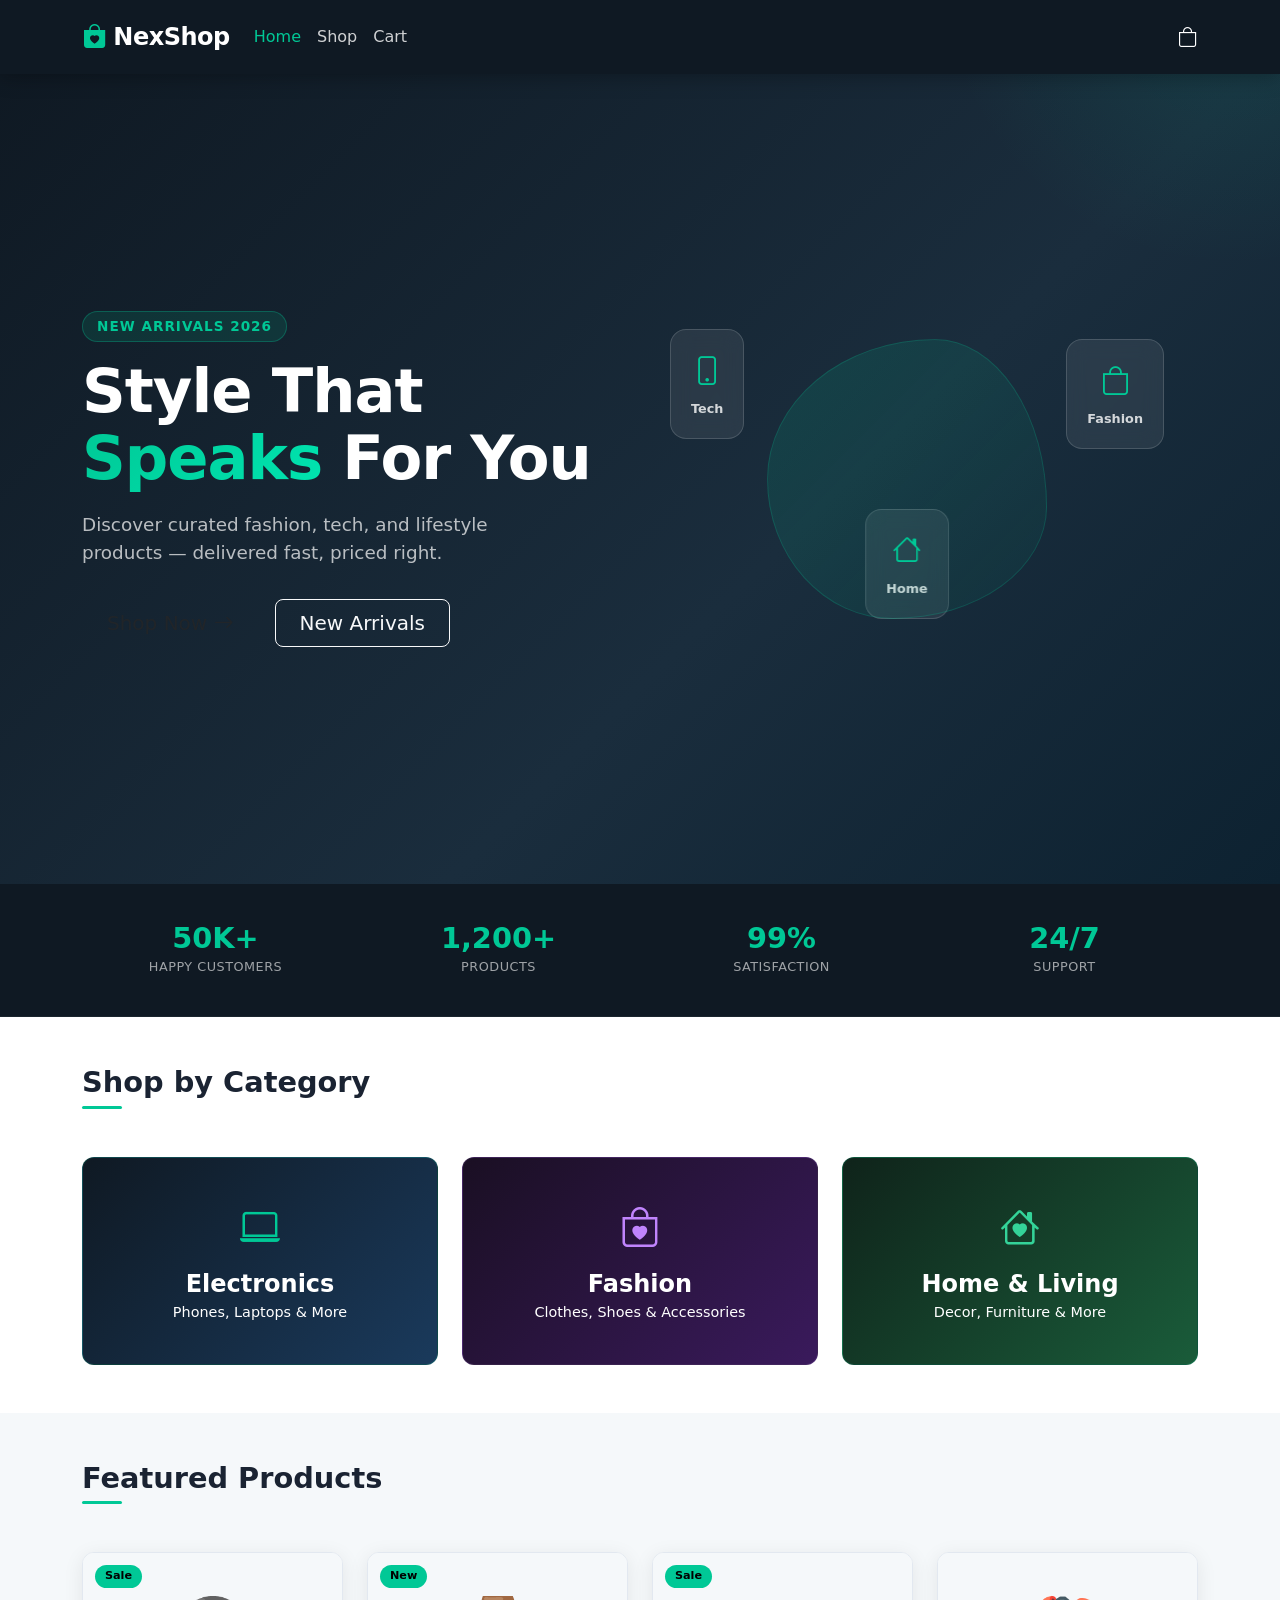
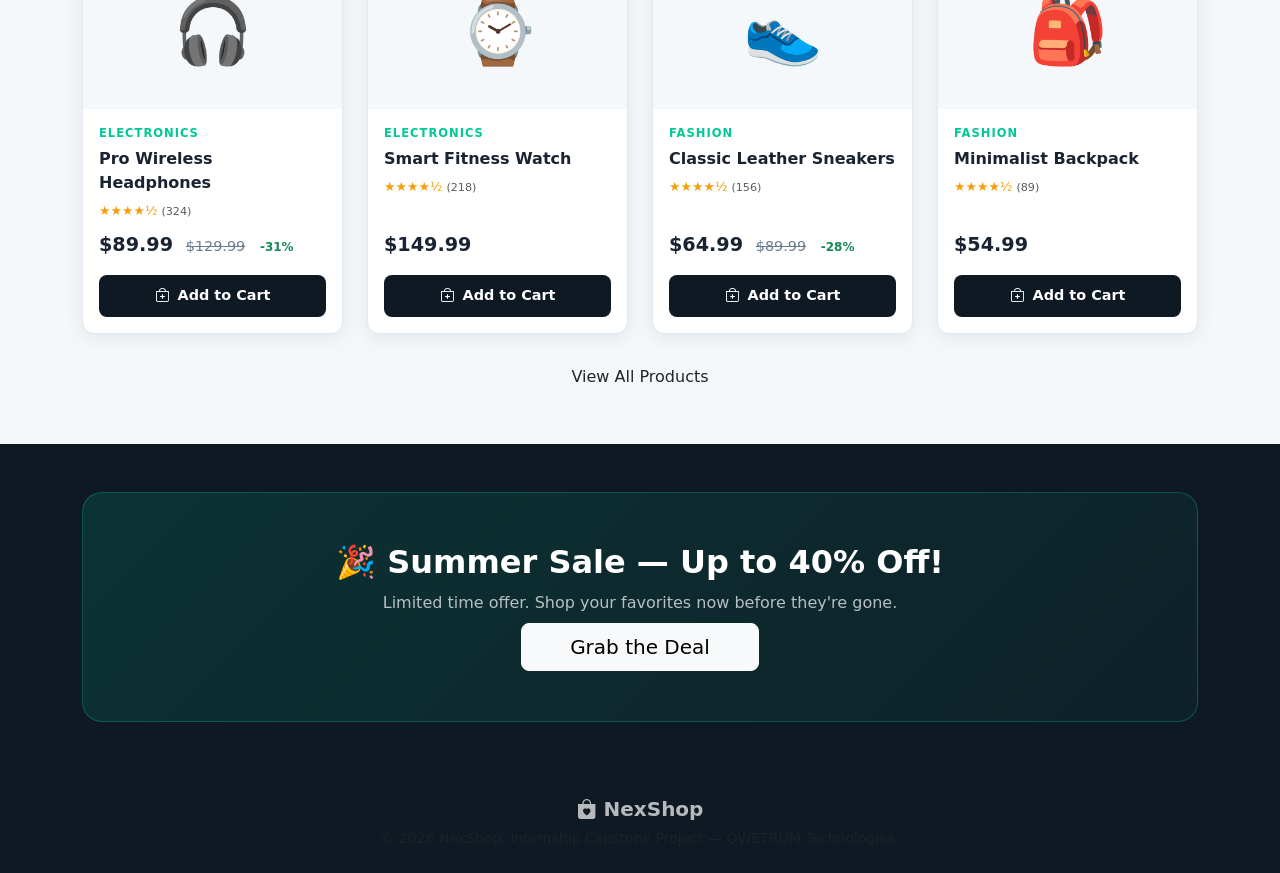
<file: index.html>
<!DOCTYPE html>
<html lang="en">
<head>
  <meta charset="UTF-8" />
  <meta name="viewport" content="width=device-width, initial-scale=1.0" />
  <title>NexShop — Modern E-Commerce</title>
  <link rel="stylesheet" href="css/style.css" />
  <link href="https://cdn.jsdelivr.net/npm/bootstrap@5.3.0/dist/css/bootstrap.min.css" rel="stylesheet" />
  <link rel="stylesheet" href="https://cdn.jsdelivr.net/npm/bootstrap-icons@1.11.0/font/bootstrap-icons.css" />
</head>
<body>

<!-- NAVBAR -->
<nav class="navbar navbar-expand-lg navbar-dark sticky-top" id="mainNav">
  <div class="container">
    <a class="navbar-brand fw-bold fs-4" href="index.html">
      <i class="bi bi-bag-heart-fill text-accent"></i> NexShop
    </a>
    <button class="navbar-toggler" type="button" data-bs-toggle="collapse" data-bs-target="#navMenu">
      <span class="navbar-toggler-icon"></span>
    </button>
    <div class="collapse navbar-collapse" id="navMenu">
      <ul class="navbar-nav me-auto">
        <li class="nav-item"><a class="nav-link active" href="index.html">Home</a></li>
        <li class="nav-item"><a class="nav-link" href="shop.html">Shop</a></li>
        <li class="nav-item"><a class="nav-link" href="cart.html">Cart</a></li>
      </ul>
      <div class="d-flex align-items-center gap-3">
        <a href="cart.html" class="cart-icon position-relative text-white">
          <i class="bi bi-bag fs-5"></i>
          <span class="cart-badge" id="cartCount">0</span>
        </a>
      </div>
    </div>
  </div>
</nav>

<!-- HERO -->
<section class="hero-section">
  <div class="container h-100 d-flex align-items-center">
    <div class="row align-items-center w-100">
      <div class="col-lg-6">
        <span class="hero-eyebrow">New Arrivals 2026</span>
        <h1 class="hero-title">Style That <span class="text-gradient">Speaks</span> For You</h1>
        <p class="hero-sub">Discover curated fashion, tech, and lifestyle products — delivered fast, priced right.</p>
        <div class="d-flex gap-3 flex-wrap">
          <a href="shop.html" class="btn btn-accent btn-lg px-4">Shop Now <i class="bi bi-arrow-right"></i></a>
          <a href="shop.html?category=new" class="btn btn-outline-light btn-lg px-4">New Arrivals</a>
        </div>
      </div>
      <div class="col-lg-6 text-center mt-5 mt-lg-0">
        <div class="hero-visual">
          <div class="hero-card hero-card-1">
            <i class="bi bi-phone"></i>
            <span>Tech</span>
          </div>
          <div class="hero-card hero-card-2">
            <i class="bi bi-bag"></i>
            <span>Fashion</span>
          </div>
          <div class="hero-card hero-card-3">
            <i class="bi bi-house"></i>
            <span>Home</span>
          </div>
          <div class="hero-blob"></div>
        </div>
      </div>
    </div>
  </div>
</section>

<!-- STATS -->
<section class="stats-section py-4">
  <div class="container">
    <div class="row text-center g-3">
      <div class="col-6 col-md-3">
        <div class="stat-card">
          <div class="stat-num">50K+</div>
          <div class="stat-label">Happy Customers</div>
        </div>
      </div>
      <div class="col-6 col-md-3">
        <div class="stat-card">
          <div class="stat-num">1,200+</div>
          <div class="stat-label">Products</div>
        </div>
      </div>
      <div class="col-6 col-md-3">
        <div class="stat-card">
          <div class="stat-num">99%</div>
          <div class="stat-label">Satisfaction</div>
        </div>
      </div>
      <div class="col-6 col-md-3">
        <div class="stat-card">
          <div class="stat-num">24/7</div>
          <div class="stat-label">Support</div>
        </div>
      </div>
    </div>
  </div>
</section>

<!-- CATEGORIES -->
<section class="py-5">
  <div class="container">
    <h2 class="section-title text-center mb-5">Shop by Category</h2>
    <div class="row g-4">
      <div class="col-md-4">
        <a href="shop.html?category=electronics" class="cat-card cat-tech">
          <i class="bi bi-laptop"></i>
          <h4>Electronics</h4>
          <p>Phones, Laptops & More</p>
        </a>
      </div>
      <div class="col-md-4">
        <a href="shop.html?category=fashion" class="cat-card cat-fashion">
          <i class="bi bi-bag-heart"></i>
          <h4>Fashion</h4>
          <p>Clothes, Shoes & Accessories</p>
        </a>
      </div>
      <div class="col-md-4">
        <a href="shop.html?category=home" class="cat-card cat-home">
          <i class="bi bi-house-heart"></i>
          <h4>Home & Living</h4>
          <p>Decor, Furniture & More</p>
        </a>
      </div>
    </div>
  </div>
</section>

<!-- FEATURED PRODUCTS -->
<section class="py-5 bg-light-custom">
  <div class="container">
    <h2 class="section-title text-center mb-5">Featured Products</h2>
    <div class="row g-4" id="featuredProducts"></div>
    <div class="text-center mt-4">
      <a href="shop.html" class="btn btn-accent px-5">View All Products</a>
    </div>
  </div>
</section>

<!-- PROMO BANNER -->
<section class="promo-section py-5">
  <div class="container">
    <div class="promo-card text-center">
      <h2>🎉 Summer Sale — Up to 40% Off!</h2>
      <p>Limited time offer. Shop your favorites now before they're gone.</p>
      <a href="shop.html" class="btn btn-light btn-lg px-5 mt-2">Grab the Deal</a>
    </div>
  </div>
</section>

<!-- FOOTER -->
<footer class="footer py-4">
  <div class="container text-center">
    <p class="mb-1 fw-bold fs-5"><i class="bi bi-bag-heart-fill"></i> NexShop</p>
    <p class="mb-0 text-muted small">© 2026 NexShop. Internship Capstone Project — QWETRUM Technologies.</p>
  </div>
</footer>

<script src="https://cdn.jsdelivr.net/npm/bootstrap@5.3.0/dist/js/bootstrap.bundle.min.js"></script>
<script src="js/products.js"></script>
<script src="js/cart.js"></script>
<script src="js/app.js"></script>
<script>
  // Render featured products on home page
  document.addEventListener('DOMContentLoaded', () => {
    updateCartCount();
    const featured = products.slice(0, 4);
    const container = document.getElementById('featuredProducts');
    container.innerHTML = featured.map(p => renderProductCard(p)).join('');
  });
</script>
</body>
</html>
</file>
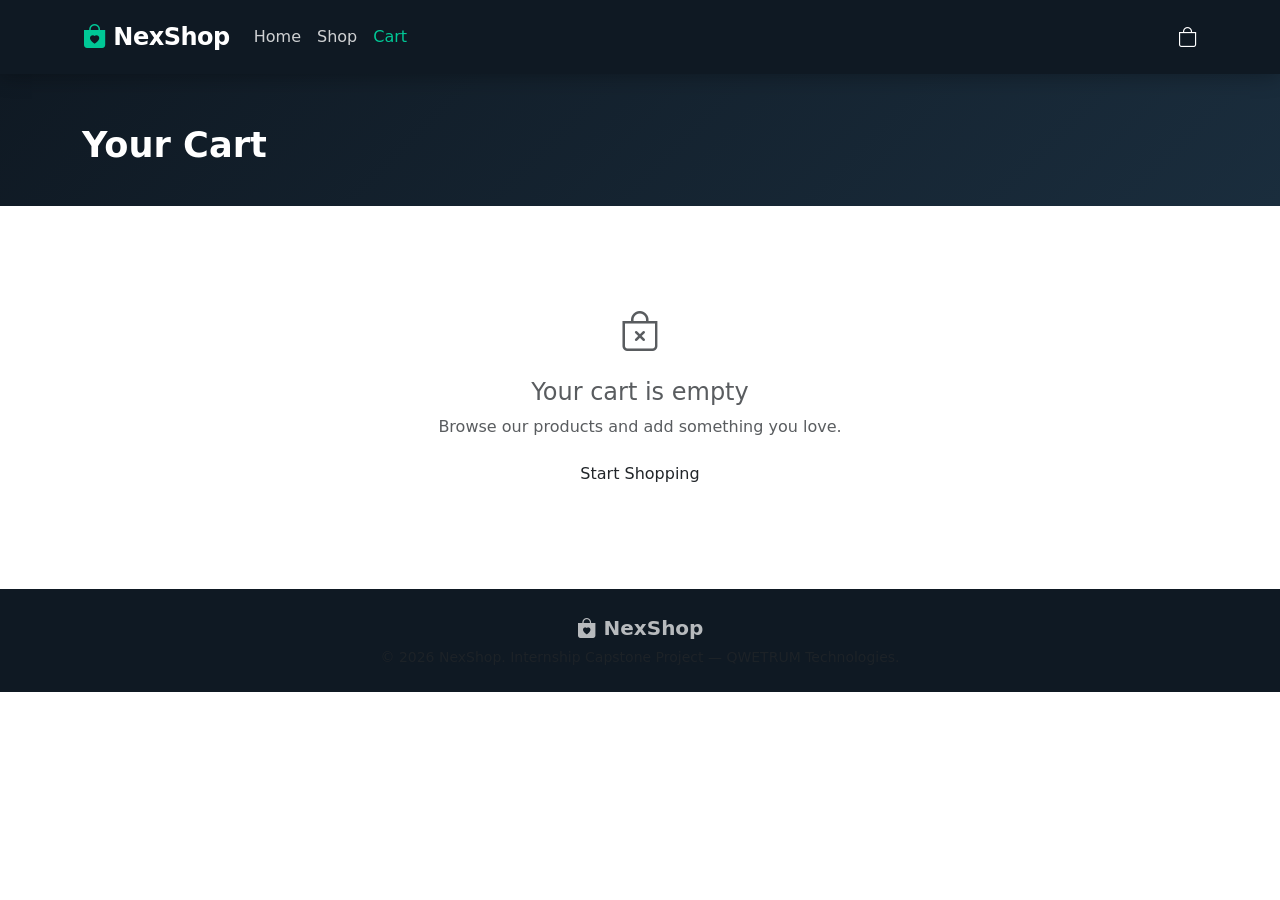
<file: cart.html>
<!DOCTYPE html>
<html lang="en">
<head>
  <meta charset="UTF-8" />
  <meta name="viewport" content="width=device-width, initial-scale=1.0" />
  <title>Cart — NexShop</title>
  <link rel="stylesheet" href="css/style.css" />
  <link href="https://cdn.jsdelivr.net/npm/bootstrap@5.3.0/dist/css/bootstrap.min.css" rel="stylesheet" />
  <link rel="stylesheet" href="https://cdn.jsdelivr.net/npm/bootstrap-icons@1.11.0/font/bootstrap-icons.css" />
</head>
<body>

<nav class="navbar navbar-expand-lg navbar-dark sticky-top" id="mainNav">
  <div class="container">
    <a class="navbar-brand fw-bold fs-4" href="index.html">
      <i class="bi bi-bag-heart-fill text-accent"></i> NexShop
    </a>
    <button class="navbar-toggler" type="button" data-bs-toggle="collapse" data-bs-target="#navMenu">
      <span class="navbar-toggler-icon"></span>
    </button>
    <div class="collapse navbar-collapse" id="navMenu">
      <ul class="navbar-nav me-auto">
        <li class="nav-item"><a class="nav-link" href="index.html">Home</a></li>
        <li class="nav-item"><a class="nav-link" href="shop.html">Shop</a></li>
        <li class="nav-item"><a class="nav-link active" href="cart.html">Cart</a></li>
      </ul>
      <div class="d-flex align-items-center gap-3">
        <a href="cart.html" class="cart-icon position-relative text-white">
          <i class="bi bi-bag fs-5"></i>
          <span class="cart-badge" id="cartCount">0</span>
        </a>
      </div>
    </div>
  </div>
</nav>

<div class="page-header">
  <div class="container">
    <h1 class="page-title">Your Cart</h1>
  </div>
</div>

<div class="container py-5">
  <div id="cartEmpty" class="text-center py-5 d-none">
    <i class="bi bi-bag-x fs-1 text-muted"></i>
    <h4 class="mt-3 text-muted">Your cart is empty</h4>
    <p class="text-muted">Browse our products and add something you love.</p>
    <a href="shop.html" class="btn btn-accent px-4">Start Shopping</a>
  </div>

  <div id="cartContent" class="row g-4">
    <div class="col-lg-8">
      <div id="cartItems"></div>
    </div>
    <div class="col-lg-4">
      <div class="order-summary">
        <h4 class="mb-4">Order Summary</h4>
        <div class="summary-row">
          <span>Subtotal</span>
          <span id="subtotal">$0.00</span>
        </div>
        <div class="summary-row">
          <span>Shipping</span>
          <span id="shipping">Free</span>
        </div>
        <div class="summary-row">
          <span>Tax (8%)</span>
          <span id="tax">$0.00</span>
        </div>
        <div class="summary-divider"></div>
        <div class="summary-row total-row">
          <span>Total</span>
          <span id="total">$0.00</span>
        </div>
        <a href="checkout.html" class="btn btn-accent w-100 mt-4 btn-lg">
          Proceed to Checkout <i class="bi bi-arrow-right"></i>
        </a>
        <a href="shop.html" class="btn btn-outline-secondary w-100 mt-2">Continue Shopping</a>
      </div>
    </div>
  </div>
</div>

<footer class="footer py-4">
  <div class="container text-center">
    <p class="mb-1 fw-bold fs-5"><i class="bi bi-bag-heart-fill"></i> NexShop</p>
    <p class="mb-0 text-muted small">© 2026 NexShop. Internship Capstone Project — QWETRUM Technologies.</p>
  </div>
</footer>

<script src="https://cdn.jsdelivr.net/npm/bootstrap@5.3.0/dist/js/bootstrap.bundle.min.js"></script>
<script src="js/products.js"></script>
<script src="js/cart.js"></script>
<script src="js/app.js"></script>
<script src="js/cart-page.js"></script>
</body>
</html>
</file>
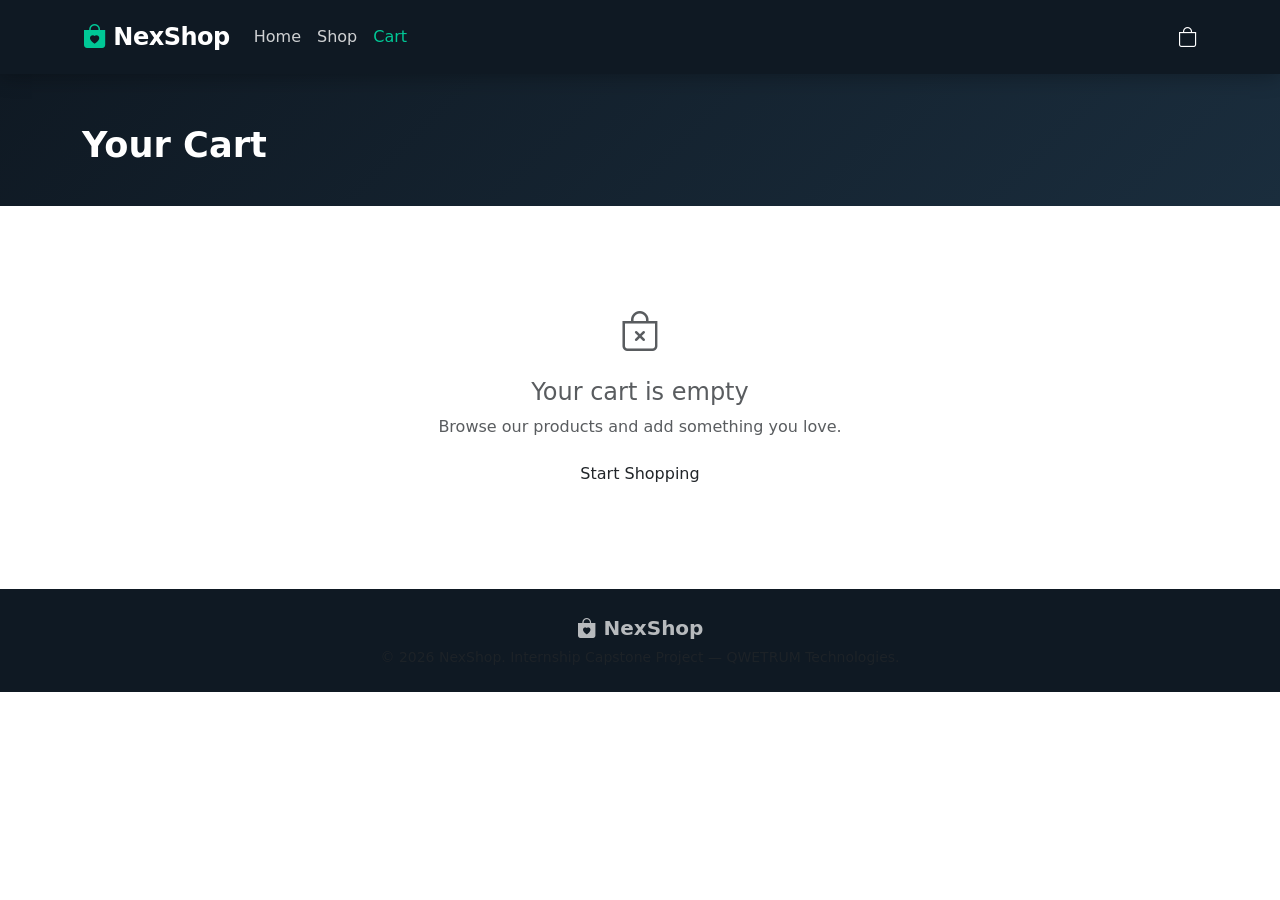
<file: checkout.html>
<!DOCTYPE html>
<html lang="en">
<head>
  <meta charset="UTF-8" />
  <meta name="viewport" content="width=device-width, initial-scale=1.0" />
  <title>Checkout — NexShop</title>
  <link rel="stylesheet" href="css/style.css" />
  <link href="https://cdn.jsdelivr.net/npm/bootstrap@5.3.0/dist/css/bootstrap.min.css" rel="stylesheet" />
  <link rel="stylesheet" href="https://cdn.jsdelivr.net/npm/bootstrap-icons@1.11.0/font/bootstrap-icons.css" />
</head>
<body>

<nav class="navbar navbar-expand-lg navbar-dark sticky-top" id="mainNav">
  <div class="container">
    <a class="navbar-brand fw-bold fs-4" href="index.html">
      <i class="bi bi-bag-heart-fill text-accent"></i> NexShop
    </a>
    <div class="ms-auto d-flex align-items-center gap-3">
      <a href="cart.html" class="cart-icon position-relative text-white">
        <i class="bi bi-bag fs-5"></i>
        <span class="cart-badge" id="cartCount">0</span>
      </a>
    </div>
  </div>
</nav>

<div class="page-header">
  <div class="container">
    <h1 class="page-title">Checkout</h1>
    <div class="checkout-steps mt-3">
      <span class="step active">1. Info</span>
      <span class="step-divider">→</span>
      <span class="step active">2. Shipping</span>
      <span class="step-divider">→</span>
      <span class="step">3. Payment</span>
    </div>
  </div>
</div>

<div class="container py-5">
  <div class="row g-4">
    <!-- FORM -->
    <div class="col-lg-7">
      <div class="checkout-form-card">
        <h4 class="mb-4">Contact Information</h4>
        <div class="row g-3" id="checkoutForm">
          <div class="col-md-6">
            <label class="form-label">First Name *</label>
            <input type="text" id="firstName" class="form-control" placeholder="John" />
            <div class="invalid-feedback" id="firstNameErr"></div>
          </div>
          <div class="col-md-6">
            <label class="form-label">Last Name *</label>
            <input type="text" id="lastName" class="form-control" placeholder="Doe" />
            <div class="invalid-feedback" id="lastNameErr"></div>
          </div>
          <div class="col-12">
            <label class="form-label">Email Address *</label>
            <input type="email" id="email" class="form-control" placeholder="john@example.com" />
            <div class="invalid-feedback" id="emailErr"></div>
          </div>
          <div class="col-12">
            <label class="form-label">Phone Number *</label>
            <input type="tel" id="phone" class="form-control" placeholder="+1 (555) 000-0000" />
            <div class="invalid-feedback" id="phoneErr"></div>
          </div>

          <div class="col-12 mt-3">
            <h5 class="mb-3">Shipping Address</h5>
          </div>
          <div class="col-12">
            <label class="form-label">Street Address *</label>
            <input type="text" id="address" class="form-control" placeholder="123 Main Street" />
            <div class="invalid-feedback" id="addressErr"></div>
          </div>
          <div class="col-md-6">
            <label class="form-label">City *</label>
            <input type="text" id="city" class="form-control" placeholder="New York" />
            <div class="invalid-feedback" id="cityErr"></div>
          </div>
          <div class="col-md-3">
            <label class="form-label">State *</label>
            <input type="text" id="state" class="form-control" placeholder="NY" />
            <div class="invalid-feedback" id="stateErr"></div>
          </div>
          <div class="col-md-3">
            <label class="form-label">ZIP *</label>
            <input type="text" id="zip" class="form-control" placeholder="10001" />
            <div class="invalid-feedback" id="zipErr"></div>
          </div>

          <div class="col-12 mt-3">
            <h5 class="mb-3">Payment Details <span class="badge bg-secondary">UI Only</span></h5>
          </div>
          <div class="col-12">
            <label class="form-label">Card Number *</label>
            <input type="text" id="cardNumber" class="form-control" placeholder="1234 5678 9012 3456" maxlength="19" />
            <div class="invalid-feedback" id="cardNumberErr"></div>
          </div>
          <div class="col-md-6">
            <label class="form-label">Expiry Date *</label>
            <input type="text" id="expiry" class="form-control" placeholder="MM/YY" maxlength="5" />
            <div class="invalid-feedback" id="expiryErr"></div>
          </div>
          <div class="col-md-6">
            <label class="form-label">CVV *</label>
            <input type="text" id="cvv" class="form-control" placeholder="123" maxlength="3" />
            <div class="invalid-feedback" id="cvvErr"></div>
          </div>

          <div class="col-12 mt-2">
            <button class="btn btn-accent btn-lg w-100" onclick="placeOrder()">
              <i class="bi bi-lock-fill me-2"></i> Place Order
            </button>
          </div>
        </div>
      </div>
    </div>

    <!-- ORDER SUMMARY -->
    <div class="col-lg-5">
      <div class="order-summary sticky-top" style="top: 90px;">
        <h4 class="mb-4">Order Summary</h4>
        <div id="checkoutItems"></div>
        <div class="summary-divider mt-3"></div>
        <div class="summary-row mt-3">
          <span>Subtotal</span><span id="coSubtotal">$0.00</span>
        </div>
        <div class="summary-row">
          <span>Shipping</span><span>Free</span>
        </div>
        <div class="summary-row">
          <span>Tax (8%)</span><span id="coTax">$0.00</span>
        </div>
        <div class="summary-divider"></div>
        <div class="summary-row total-row">
          <span>Total</span><span id="coTotal">$0.00</span>
        </div>
      </div>
    </div>
  </div>
</div>

<!-- SUCCESS MODAL -->
<div class="modal fade" id="successModal" tabindex="-1" data-bs-backdrop="static">
  <div class="modal-dialog modal-dialog-centered">
    <div class="modal-content text-center p-4">
      <div class="success-icon mb-3">
        <i class="bi bi-check-circle-fill text-success" style="font-size:4rem;"></i>
      </div>
      <h3 class="fw-bold">Order Placed!</h3>
      <p class="text-muted">Thank you for shopping with NexShop. Your order has been confirmed.</p>
      <p><strong>Order #</strong> <span id="orderNum"></span></p>
      <a href="index.html" class="btn btn-accent px-4 mt-2">Back to Home</a>
    </div>
  </div>
</div>

<footer class="footer py-4">
  <div class="container text-center">
    <p class="mb-1 fw-bold fs-5"><i class="bi bi-bag-heart-fill"></i> NexShop</p>
    <p class="mb-0 text-muted small">© 2026 NexShop. Internship Capstone Project — QWETRUM Technologies.</p>
  </div>
</footer>

<script src="https://cdn.jsdelivr.net/npm/bootstrap@5.3.0/dist/js/bootstrap.bundle.min.js"></script>
<script src="js/products.js"></script>
<script src="js/cart.js"></script>
<script src="js/app.js"></script>
<script src="js/checkout.js"></script>
</body>
</html>
</file>
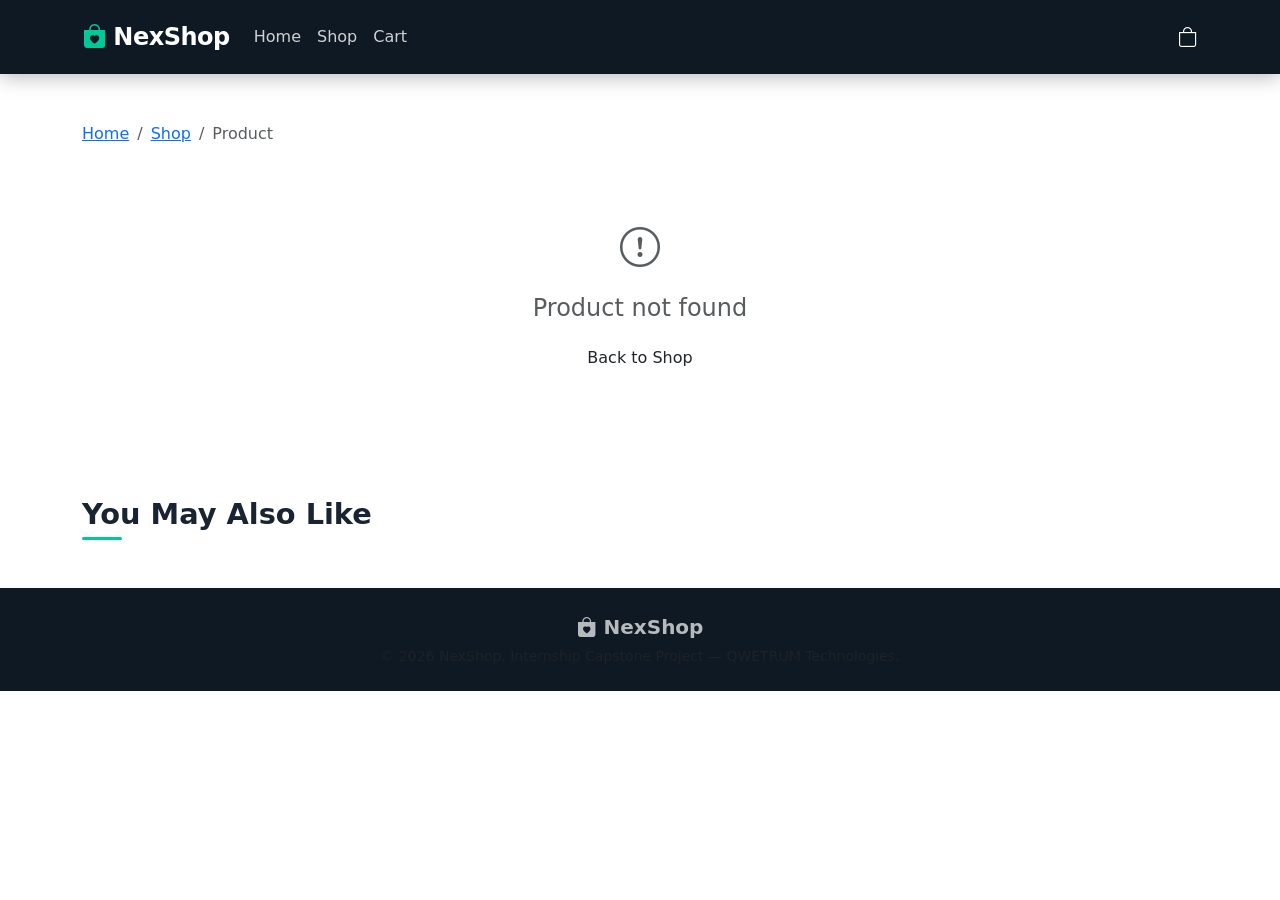
<file: product-detail.html>
<!DOCTYPE html>
<html lang="en">
<head>
  <meta charset="UTF-8" />
  <meta name="viewport" content="width=device-width, initial-scale=1.0" />
  <title>Product Detail — NexShop</title>
  <link rel="stylesheet" href="css/style.css" />
  <link href="https://cdn.jsdelivr.net/npm/bootstrap@5.3.0/dist/css/bootstrap.min.css" rel="stylesheet" />
  <link rel="stylesheet" href="https://cdn.jsdelivr.net/npm/bootstrap-icons@1.11.0/font/bootstrap-icons.css" />
</head>
<body>

<nav class="navbar navbar-expand-lg navbar-dark sticky-top" id="mainNav">
  <div class="container">
    <a class="navbar-brand fw-bold fs-4" href="index.html">
      <i class="bi bi-bag-heart-fill text-accent"></i> NexShop
    </a>
    <button class="navbar-toggler" type="button" data-bs-toggle="collapse" data-bs-target="#navMenu">
      <span class="navbar-toggler-icon"></span>
    </button>
    <div class="collapse navbar-collapse" id="navMenu">
      <ul class="navbar-nav me-auto">
        <li class="nav-item"><a class="nav-link" href="index.html">Home</a></li>
        <li class="nav-item"><a class="nav-link" href="shop.html">Shop</a></li>
        <li class="nav-item"><a class="nav-link" href="cart.html">Cart</a></li>
      </ul>
      <div class="d-flex align-items-center gap-3">
        <a href="cart.html" class="cart-icon position-relative text-white">
          <i class="bi bi-bag fs-5"></i>
          <span class="cart-badge" id="cartCount">0</span>
        </a>
      </div>
    </div>
  </div>
</nav>

<div class="container py-5">
  <nav aria-label="breadcrumb" class="mb-4">
    <ol class="breadcrumb">
      <li class="breadcrumb-item"><a href="index.html">Home</a></li>
      <li class="breadcrumb-item"><a href="shop.html">Shop</a></li>
      <li class="breadcrumb-item active" id="breadProduct">Product</li>
    </ol>
  </nav>

  <div id="productDetail" class="row g-5 align-items-start">
    <div class="col-12 text-center py-5">
      <div class="spinner-border text-accent" role="status"></div>
    </div>
  </div>

  <!-- RELATED PRODUCTS -->
  <div class="mt-5 pt-4">
    <h3 class="section-title mb-4">You May Also Like</h3>
    <div class="row g-4" id="relatedProducts"></div>
  </div>
</div>

<!-- TOAST -->
<div class="toast-container position-fixed bottom-0 end-0 p-3">
  <div id="cartToast" class="toast align-items-center text-white bg-success border-0" role="alert">
    <div class="d-flex">
      <div class="toast-body" id="toastMsg">Item added to cart!</div>
      <button type="button" class="btn-close btn-close-white me-2 m-auto" data-bs-dismiss="toast"></button>
    </div>
  </div>
</div>

<footer class="footer py-4">
  <div class="container text-center">
    <p class="mb-1 fw-bold fs-5"><i class="bi bi-bag-heart-fill"></i> NexShop</p>
    <p class="mb-0 text-muted small">© 2026 NexShop. Internship Capstone Project — QWETRUM Technologies.</p>
  </div>
</footer>

<script src="https://cdn.jsdelivr.net/npm/bootstrap@5.3.0/dist/js/bootstrap.bundle.min.js"></script>
<script src="js/products.js"></script>
<script src="js/cart.js"></script>
<script src="js/app.js"></script>
<script src="js/product-detail.js"></script>
</body>
</html>
</file>
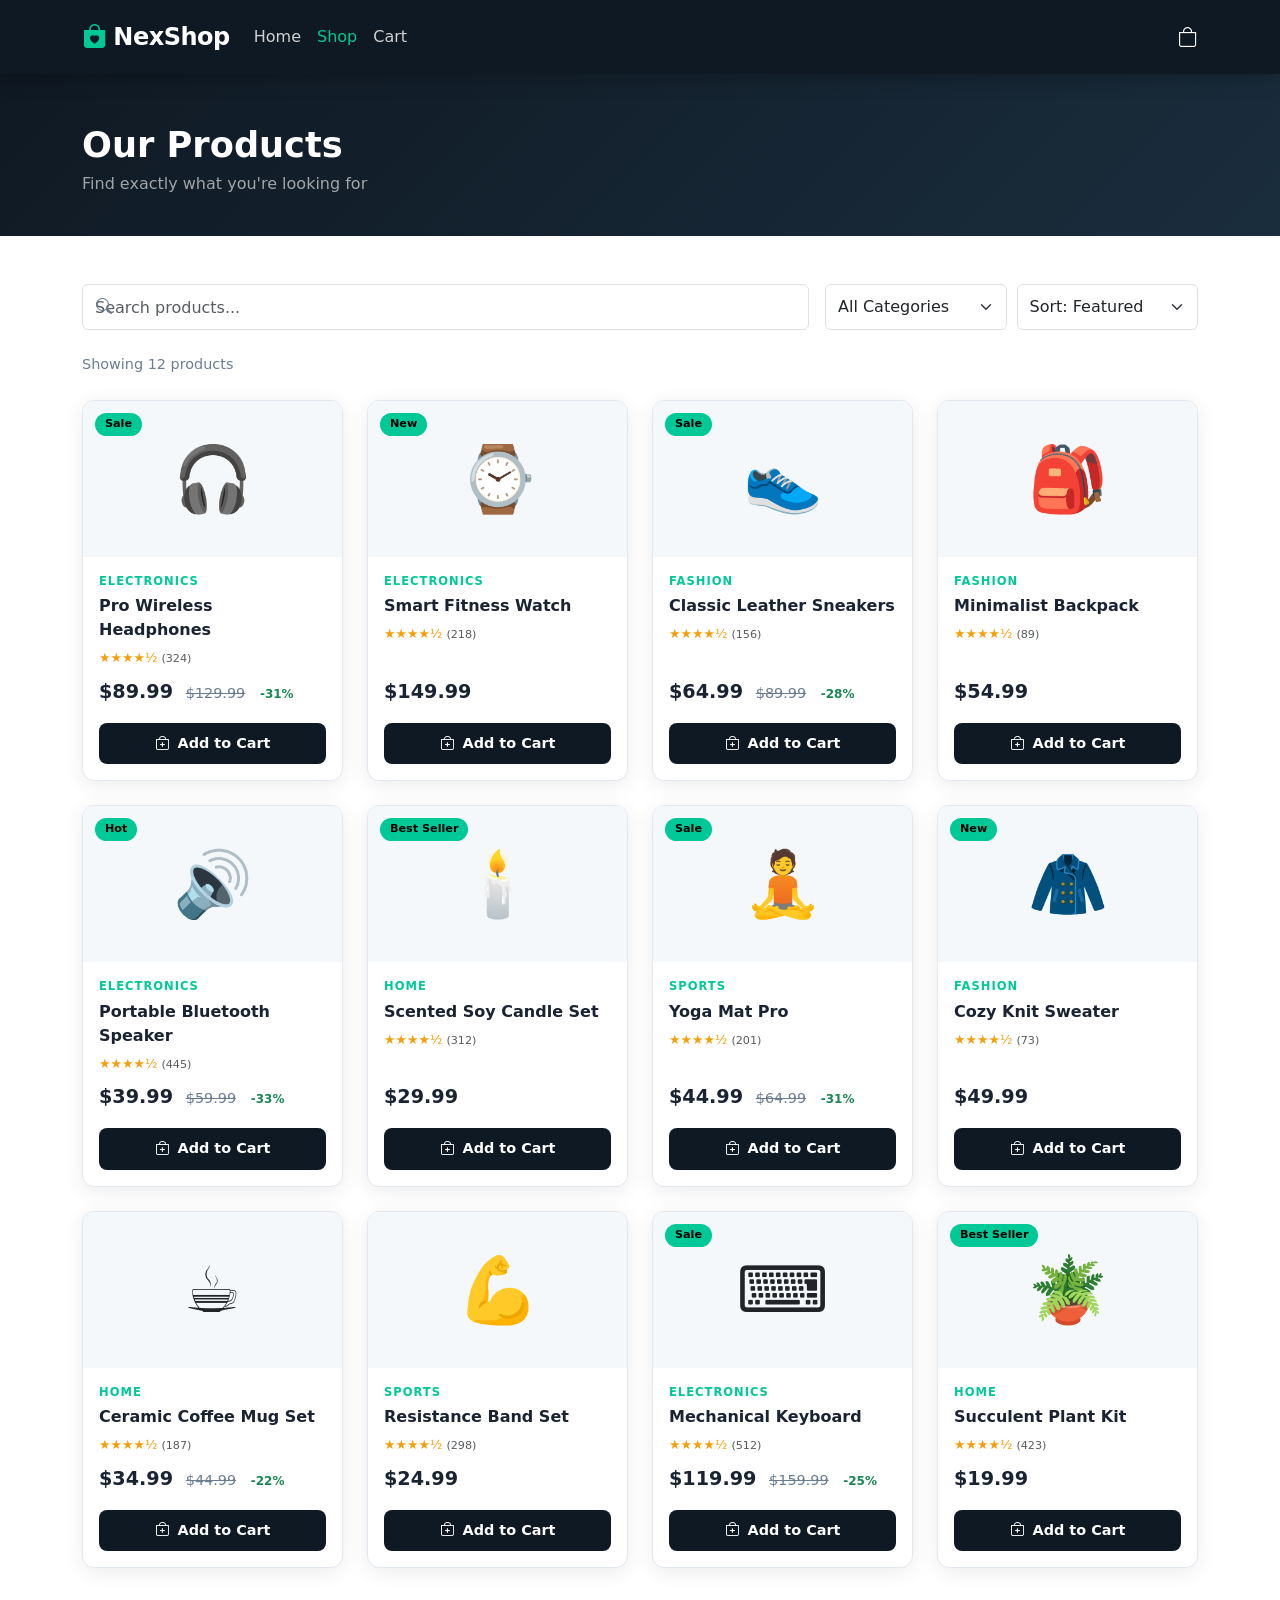
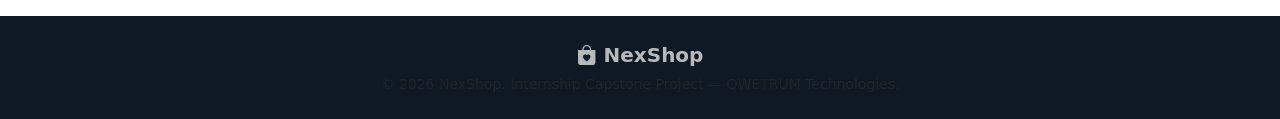
<file: shop.html>
<!DOCTYPE html>
<html lang="en">
<head>
  <meta charset="UTF-8" />
  <meta name="viewport" content="width=device-width, initial-scale=1.0" />
  <title>Shop — NexShop</title>
  <link rel="stylesheet" href="css/style.css" />
  <link href="https://cdn.jsdelivr.net/npm/bootstrap@5.3.0/dist/css/bootstrap.min.css" rel="stylesheet" />
  <link rel="stylesheet" href="https://cdn.jsdelivr.net/npm/bootstrap-icons@1.11.0/font/bootstrap-icons.css" />
</head>
<body>

<nav class="navbar navbar-expand-lg navbar-dark sticky-top" id="mainNav">
  <div class="container">
    <a class="navbar-brand fw-bold fs-4" href="index.html">
      <i class="bi bi-bag-heart-fill text-accent"></i> NexShop
    </a>
    <button class="navbar-toggler" type="button" data-bs-toggle="collapse" data-bs-target="#navMenu">
      <span class="navbar-toggler-icon"></span>
    </button>
    <div class="collapse navbar-collapse" id="navMenu">
      <ul class="navbar-nav me-auto">
        <li class="nav-item"><a class="nav-link" href="index.html">Home</a></li>
        <li class="nav-item"><a class="nav-link active" href="shop.html">Shop</a></li>
        <li class="nav-item"><a class="nav-link" href="cart.html">Cart</a></li>
      </ul>
      <div class="d-flex align-items-center gap-3">
        <a href="cart.html" class="cart-icon position-relative text-white">
          <i class="bi bi-bag fs-5"></i>
          <span class="cart-badge" id="cartCount">0</span>
        </a>
      </div>
    </div>
  </div>
</nav>

<!-- PAGE HEADER -->
<div class="page-header">
  <div class="container">
    <h1 class="page-title">Our Products</h1>
    <p class="page-sub">Find exactly what you're looking for</p>
  </div>
</div>

<div class="container py-5">
  <!-- SEARCH + CONTROLS -->
  <div class="shop-controls mb-4">
    <div class="search-wrap">
      <i class="bi bi-search search-icon"></i>
      <input type="text" id="searchInput" class="form-control search-input" placeholder="Search products..." />
    </div>
    <div class="filter-sort-wrap">
      <select id="categoryFilter" class="form-select control-select">
        <option value="all">All Categories</option>
        <option value="electronics">Electronics</option>
        <option value="fashion">Fashion</option>
        <option value="home">Home & Living</option>
        <option value="sports">Sports</option>
      </select>
      <select id="sortSelect" class="form-select control-select">
        <option value="default">Sort: Featured</option>
        <option value="price-asc">Price: Low to High</option>
        <option value="price-desc">Price: High to Low</option>
        <option value="name-asc">Name: A–Z</option>
        <option value="rating">Top Rated</option>
      </select>
    </div>
  </div>

  <!-- RESULT COUNT -->
  <p class="result-count mb-4" id="resultCount">Showing all products</p>

  <!-- PRODUCT GRID -->
  <div class="row g-4" id="productGrid"></div>

  <!-- NO RESULTS -->
  <div id="noResults" class="text-center py-5 d-none">
    <i class="bi bi-search fs-1 text-muted"></i>
    <h4 class="mt-3 text-muted">No products found</h4>
    <p class="text-muted">Try a different search term or category.</p>
    <button class="btn btn-accent" onclick="clearFilters()">Clear Filters</button>
  </div>
</div>

<footer class="footer py-4">
  <div class="container text-center">
    <p class="mb-1 fw-bold fs-5"><i class="bi bi-bag-heart-fill"></i> NexShop</p>
    <p class="mb-0 text-muted small">© 2026 NexShop. Internship Capstone Project — QWETRUM Technologies.</p>
  </div>
</footer>

<script src="https://cdn.jsdelivr.net/npm/bootstrap@5.3.0/dist/js/bootstrap.bundle.min.js"></script>
<script src="js/products.js"></script>
<script src="js/cart.js"></script>
<script src="js/app.js"></script>
<script src="js/shop.js"></script>
</body>
</html>
</file>
<file: css/style.css>
/* =========================================
   NexShop — Main Stylesheet
   Internship Capstone, QWETRUM Technologies
   ========================================= */

:root {
  --primary: #0f1923;
  --accent: #00c896;
  --accent-dark: #00a87a;
  --accent-light: rgba(0, 200, 150, 0.12);
  --text: #1a2332;
  --muted: #6b7c93;
  --bg-light: #f5f8fa;
  --card-bg: #ffffff;
  --border: #e2e8f0;
  --radius: 12px;
  --shadow: 0 4px 20px rgba(0,0,0,0.08);
  --shadow-hover: 0 8px 32px rgba(0,200,150,0.18);
}

*, *::before, *::after { box-sizing: border-box; }

body {
  font-family: 'Segoe UI', system-ui, -apple-system, sans-serif;
  color: var(--text);
  background: #ffffff;
  line-height: 1.6;
}

/* ---- NAVBAR ---- */
#mainNav {
  background: var(--primary);
  box-shadow: 0 2px 20px rgba(0,0,0,0.3);
  padding: 14px 0;
}
#mainNav .navbar-brand {
  font-size: 1.4rem;
  letter-spacing: -0.5px;
}
#mainNav .nav-link {
  color: rgba(255,255,255,0.8) !important;
  font-weight: 500;
  transition: color 0.2s;
}
#mainNav .nav-link:hover,
#mainNav .nav-link.active {
  color: var(--accent) !important;
}
.text-accent { color: var(--accent) !important; }

/* Cart icon */
.cart-icon { text-decoration: none; }
.cart-badge {
  position: absolute;
  top: -8px;
  right: -10px;
  background: var(--accent);
  color: #000;
  font-size: 0.65rem;
  font-weight: 700;
  width: 18px;
  height: 18px;
  border-radius: 50%;
  display: flex;
  align-items: center;
  justify-content: center;
}

/* ---- HERO ---- */
.hero-section {
  background: linear-gradient(135deg, var(--primary) 0%, #1a2d3d 60%, #0d2231 100%);
  min-height: 90vh;
  display: flex;
  align-items: center;
  position: relative;
  overflow: hidden;
}
.hero-section::before {
  content: '';
  position: absolute;
  top: -50%;
  right: -20%;
  width: 600px;
  height: 600px;
  background: radial-gradient(circle, rgba(0,200,150,0.12) 0%, transparent 70%);
  border-radius: 50%;
}
.hero-eyebrow {
  display: inline-block;
  background: var(--accent-light);
  color: var(--accent);
  padding: 4px 14px;
  border-radius: 20px;
  font-size: 0.85rem;
  font-weight: 600;
  letter-spacing: 1px;
  text-transform: uppercase;
  margin-bottom: 16px;
  border: 1px solid rgba(0,200,150,0.3);
}
.hero-title {
  font-size: clamp(2.2rem, 5vw, 3.8rem);
  font-weight: 800;
  color: #ffffff;
  line-height: 1.1;
  margin-bottom: 20px;
  letter-spacing: -1px;
}
.text-gradient {
  background: linear-gradient(135deg, var(--accent), #00e5b0);
  -webkit-background-clip: text;
  -webkit-text-fill-color: transparent;
  background-clip: text;
}
.hero-sub {
  color: rgba(255,255,255,0.7);
  font-size: 1.15rem;
  margin-bottom: 32px;
  max-width: 480px;
}

/* Hero visual */
.hero-visual {
  position: relative;
  height: 340px;
  display: flex;
  align-items: center;
  justify-content: center;
}
.hero-blob {
  width: 280px;
  height: 280px;
  background: linear-gradient(135deg, rgba(0,200,150,0.15), rgba(0,200,150,0.05));
  border-radius: 60% 40% 55% 45% / 50% 60% 40% 50%;
  position: absolute;
  animation: blobAnim 6s ease-in-out infinite;
  border: 1px solid rgba(0,200,150,0.2);
}
@keyframes blobAnim {
  0%, 100% { border-radius: 60% 40% 55% 45% / 50% 60% 40% 50%; }
  50% { border-radius: 40% 60% 45% 55% / 60% 40% 50% 50%; }
}
.hero-card {
  position: absolute;
  background: rgba(255,255,255,0.08);
  backdrop-filter: blur(10px);
  border: 1px solid rgba(255,255,255,0.15);
  border-radius: 16px;
  padding: 20px;
  text-align: center;
  color: white;
  display: flex;
  flex-direction: column;
  align-items: center;
  gap: 6px;
  animation: float 4s ease-in-out infinite;
}
.hero-card i { font-size: 1.8rem; color: var(--accent); }
.hero-card span { font-size: 0.8rem; font-weight: 600; opacity: 0.8; }
.hero-card-1 { top: 20px; left: 30px; animation-delay: 0s; }
.hero-card-2 { top: 30px; right: 10px; animation-delay: 1.5s; }
.hero-card-3 { bottom: 30px; left: 50%; transform: translateX(-50%); animation-delay: 3s; }
@keyframes float {
  0%, 100% { transform: translateY(0); }
  50% { transform: translateY(-12px); }
}
.hero-card-3 {
  animation: float3 4s ease-in-out infinite 3s;
}
@keyframes float3 {
  0%, 100% { transform: translateX(-50%) translateY(0); }
  50% { transform: translateX(-50%) translateY(-12px); }
}

/* Buttons */
.btn-accent {
  background: var(--accent);
  color: #000;
  font-weight: 700;
  border: none;
  border-radius: 8px;
  transition: all 0.2s;
}
.btn-accent:hover {
  background: var(--accent-dark);
  color: #000;
  transform: translateY(-1px);
  box-shadow: 0 6px 20px rgba(0,200,150,0.4);
}

/* ---- STATS ---- */
.stats-section {
  background: var(--primary);
  border-bottom: 1px solid rgba(255,255,255,0.05);
}
.stat-card {
  padding: 16px;
}
.stat-num {
  font-size: 1.8rem;
  font-weight: 800;
  color: var(--accent);
  line-height: 1;
}
.stat-label {
  font-size: 0.8rem;
  color: rgba(255,255,255,0.6);
  text-transform: uppercase;
  letter-spacing: 0.5px;
  margin-top: 4px;
}

/* ---- SECTION TITLE ---- */
.section-title {
  font-size: 1.8rem;
  font-weight: 800;
  color: var(--text);
  position: relative;
  display: inline-block;
}
.section-title::after {
  content: '';
  display: block;
  width: 40px;
  height: 3px;
  background: var(--accent);
  border-radius: 2px;
  margin-top: 6px;
}
.text-center .section-title::after {
  margin: 6px auto 0;
}

/* ---- CATEGORY CARDS ---- */
.cat-card {
  display: block;
  border-radius: var(--radius);
  padding: 40px 30px;
  text-decoration: none;
  text-align: center;
  transition: all 0.3s;
  position: relative;
  overflow: hidden;
}
.cat-card::before {
  content: '';
  position: absolute;
  inset: 0;
  opacity: 0;
  transition: opacity 0.3s;
}
.cat-card:hover { transform: translateY(-4px); }
.cat-card:hover::before { opacity: 1; }
.cat-card i { font-size: 2.5rem; display: block; margin-bottom: 12px; }
.cat-card h4 { font-weight: 700; margin-bottom: 4px; }
.cat-card p { font-size: 0.9rem; margin: 0; }

.cat-tech {
  background: linear-gradient(135deg, #0f1923 0%, #1a3a5c 100%);
  color: white;
  border: 1px solid rgba(0,200,150,0.2);
}
.cat-tech i { color: var(--accent); }
.cat-fashion {
  background: linear-gradient(135deg, #1a0f23 0%, #3a1a5c 100%);
  color: white;
  border: 1px solid rgba(150,100,200,0.2);
}
.cat-fashion i { color: #c084fc; }
.cat-home {
  background: linear-gradient(135deg, #0f231a 0%, #1a5c3a 100%);
  color: white;
  border: 1px solid rgba(0,200,150,0.2);
}
.cat-home i { color: #34d399; }

/* ---- PRODUCT CARD ---- */
.product-card {
  background: var(--card-bg);
  border-radius: var(--radius);
  overflow: hidden;
  box-shadow: var(--shadow);
  transition: all 0.3s;
  border: 1px solid var(--border);
  height: 100%;
  display: flex;
  flex-direction: column;
}
.product-card:hover {
  transform: translateY(-4px);
  box-shadow: var(--shadow-hover);
  border-color: var(--accent);
}
.product-img-wrap {
  background: var(--bg-light);
  padding: 30px;
  text-align: center;
  position: relative;
  overflow: hidden;
}
.product-emoji {
  font-size: 4rem;
  display: block;
  transition: transform 0.3s;
}
.product-card:hover .product-emoji { transform: scale(1.1); }
.product-badge {
  position: absolute;
  top: 12px;
  left: 12px;
  background: var(--accent);
  color: #000;
  font-size: 0.7rem;
  font-weight: 700;
  padding: 3px 10px;
  border-radius: 20px;
}
.product-body {
  padding: 16px;
  flex: 1;
  display: flex;
  flex-direction: column;
}
.product-category {
  font-size: 0.72rem;
  text-transform: uppercase;
  letter-spacing: 1px;
  color: var(--accent);
  font-weight: 600;
  margin-bottom: 4px;
}
.product-name {
  font-size: 1rem;
  font-weight: 700;
  margin-bottom: 6px;
  color: var(--text);
}
.product-name a { color: inherit; text-decoration: none; }
.product-name a:hover { color: var(--accent); }
.product-rating {
  color: #f59e0b;
  font-size: 0.8rem;
  margin-bottom: 10px;
}
.product-price {
  font-size: 1.2rem;
  font-weight: 800;
  color: var(--text);
  margin-top: auto;
}
.product-price .original {
  text-decoration: line-through;
  color: var(--muted);
  font-size: 0.9rem;
  font-weight: 400;
  margin-left: 6px;
}
.product-footer {
  padding: 0 16px 16px;
}
.btn-add-cart {
  background: var(--primary);
  color: white;
  border: none;
  border-radius: 8px;
  padding: 10px;
  width: 100%;
  font-weight: 600;
  font-size: 0.9rem;
  transition: all 0.2s;
  cursor: pointer;
}
.btn-add-cart:hover {
  background: var(--accent);
  color: #000;
}

/* ---- BG LIGHT ---- */
.bg-light-custom { background: var(--bg-light); }

/* ---- PROMO ---- */
.promo-section { background: var(--primary); }
.promo-card {
  background: linear-gradient(135deg, rgba(0,200,150,0.15), rgba(0,200,150,0.05));
  border: 1px solid rgba(0,200,150,0.3);
  border-radius: 20px;
  padding: 50px 30px;
  color: white;
}
.promo-card h2 { font-size: 2rem; font-weight: 800; margin-bottom: 10px; }
.promo-card p { color: rgba(255,255,255,0.7); margin-bottom: 0; }

/* ---- PAGE HEADER ---- */
.page-header {
  background: linear-gradient(135deg, var(--primary), #1a2d3d);
  padding: 50px 0 40px;
  color: white;
}
.page-title {
  font-size: 2.2rem;
  font-weight: 800;
  margin: 0;
}
.page-sub { color: rgba(255,255,255,0.6); margin: 6px 0 0; }

/* ---- SHOP CONTROLS ---- */
.shop-controls {
  display: flex;
  gap: 16px;
  flex-wrap: wrap;
  align-items: center;
}
.search-wrap {
  position: relative;
  flex: 1;
  min-width: 200px;
}
.search-icon {
  position: absolute;
  left: 14px;
  top: 50%;
  transform: translateY(-50%);
  color: var(--muted);
}
.search-input {
  padding-left: 42px;
  border-radius: 10px;
  border: 2px solid var(--border);
  height: 46px;
  font-size: 0.95rem;
  transition: border-color 0.2s;
}
.search-input:focus {
  border-color: var(--accent);
  box-shadow: 0 0 0 3px rgba(0,200,150,0.1);
}
.filter-sort-wrap {
  display: flex;
  gap: 10px;
}
.control-select {
  border-radius: 10px;
  border: 2px solid var(--border);
  height: 46px;
  font-size: 0.9rem;
  min-width: 160px;
  transition: border-color 0.2s;
}
.control-select:focus {
  border-color: var(--accent);
  box-shadow: 0 0 0 3px rgba(0,200,150,0.1);
}
.result-count { color: var(--muted); font-size: 0.9rem; }

/* ---- CART PAGE ---- */
.cart-item {
  background: white;
  border-radius: var(--radius);
  padding: 20px;
  margin-bottom: 16px;
  box-shadow: var(--shadow);
  display: flex;
  gap: 20px;
  align-items: center;
  border: 1px solid var(--border);
}
.cart-item-emoji {
  font-size: 3rem;
  background: var(--bg-light);
  border-radius: 10px;
  padding: 16px;
  min-width: 80px;
  text-align: center;
}
.cart-item-info { flex: 1; }
.cart-item-name { font-weight: 700; font-size: 1rem; margin-bottom: 4px; }
.cart-item-price { color: var(--accent); font-weight: 700; }
.qty-control {
  display: flex;
  align-items: center;
  gap: 10px;
  margin-top: 10px;
}
.qty-btn {
  background: var(--bg-light);
  border: 1px solid var(--border);
  width: 30px;
  height: 30px;
  border-radius: 6px;
  display: flex;
  align-items: center;
  justify-content: center;
  cursor: pointer;
  font-weight: 700;
  transition: all 0.2s;
}
.qty-btn:hover { background: var(--accent); color: white; border-color: var(--accent); }
.qty-num { font-weight: 700; min-width: 24px; text-align: center; }
.btn-remove {
  background: none;
  border: none;
  color: #ef4444;
  cursor: pointer;
  font-size: 1.2rem;
  padding: 4px;
  transition: transform 0.2s;
}
.btn-remove:hover { transform: scale(1.2); }

/* ---- ORDER SUMMARY ---- */
.order-summary {
  background: white;
  border-radius: var(--radius);
  padding: 28px;
  box-shadow: var(--shadow);
  border: 1px solid var(--border);
}
.summary-row {
  display: flex;
  justify-content: space-between;
  align-items: center;
  padding: 8px 0;
  font-size: 0.95rem;
}
.summary-divider {
  border-top: 1px solid var(--border);
  margin: 8px 0;
}
.total-row {
  font-size: 1.2rem;
  font-weight: 800;
  color: var(--text);
}

/* ---- CHECKOUT ---- */
.checkout-form-card {
  background: white;
  border-radius: var(--radius);
  padding: 32px;
  box-shadow: var(--shadow);
  border: 1px solid var(--border);
}
.checkout-steps {
  display: flex;
  align-items: center;
  gap: 8px;
}
.step {
  font-size: 0.85rem;
  color: rgba(255,255,255,0.4);
  font-weight: 600;
}
.step.active { color: var(--accent); }
.step-divider { color: rgba(255,255,255,0.3); }
.form-control:focus {
  border-color: var(--accent);
  box-shadow: 0 0 0 3px rgba(0,200,150,0.1);
}
.form-control.is-invalid { border-color: #ef4444; }
.invalid-feedback { color: #ef4444; font-size: 0.8rem; display: none; }
.invalid-feedback.show { display: block; }

/* ---- CHECKOUT ITEMS ---- */
.co-item {
  display: flex;
  gap: 12px;
  align-items: center;
  padding: 10px 0;
  border-bottom: 1px solid var(--border);
}
.co-item-emoji {
  font-size: 1.8rem;
  background: var(--bg-light);
  border-radius: 8px;
  padding: 8px;
  width: 50px;
  text-align: center;
}
.co-item-info { flex: 1; }
.co-item-name { font-size: 0.9rem; font-weight: 600; }
.co-item-qty { font-size: 0.8rem; color: var(--muted); }
.co-item-price { font-weight: 700; font-size: 0.95rem; }

/* ---- PRODUCT DETAIL ---- */
.detail-img-wrap {
  background: var(--bg-light);
  border-radius: var(--radius);
  padding: 50px;
  text-align: center;
}
.detail-emoji { font-size: 8rem; display: block; }
.detail-price { font-size: 2rem; font-weight: 800; }
.detail-original {
  text-decoration: line-through;
  color: var(--muted);
  font-size: 1.2rem;
  margin-left: 10px;
}
.detail-rating { color: #f59e0b; font-size: 1rem; }
.detail-badge {
  background: var(--accent);
  color: #000;
  font-size: 0.75rem;
  font-weight: 700;
  padding: 4px 12px;
  border-radius: 20px;
}

/* ---- FOOTER ---- */
.footer {
  background: var(--primary);
  color: rgba(255,255,255,0.7);
  margin-top: 0;
}

/* ---- RESPONSIVE ---- */
@media (max-width: 768px) {
  .hero-title { font-size: 2rem; }
  .filter-sort-wrap { flex-direction: column; }
  .control-select { min-width: 100%; }
  .cart-item { flex-wrap: wrap; }
  .shop-controls { flex-direction: column; }
  .search-wrap { width: 100%; }
}
</file>
